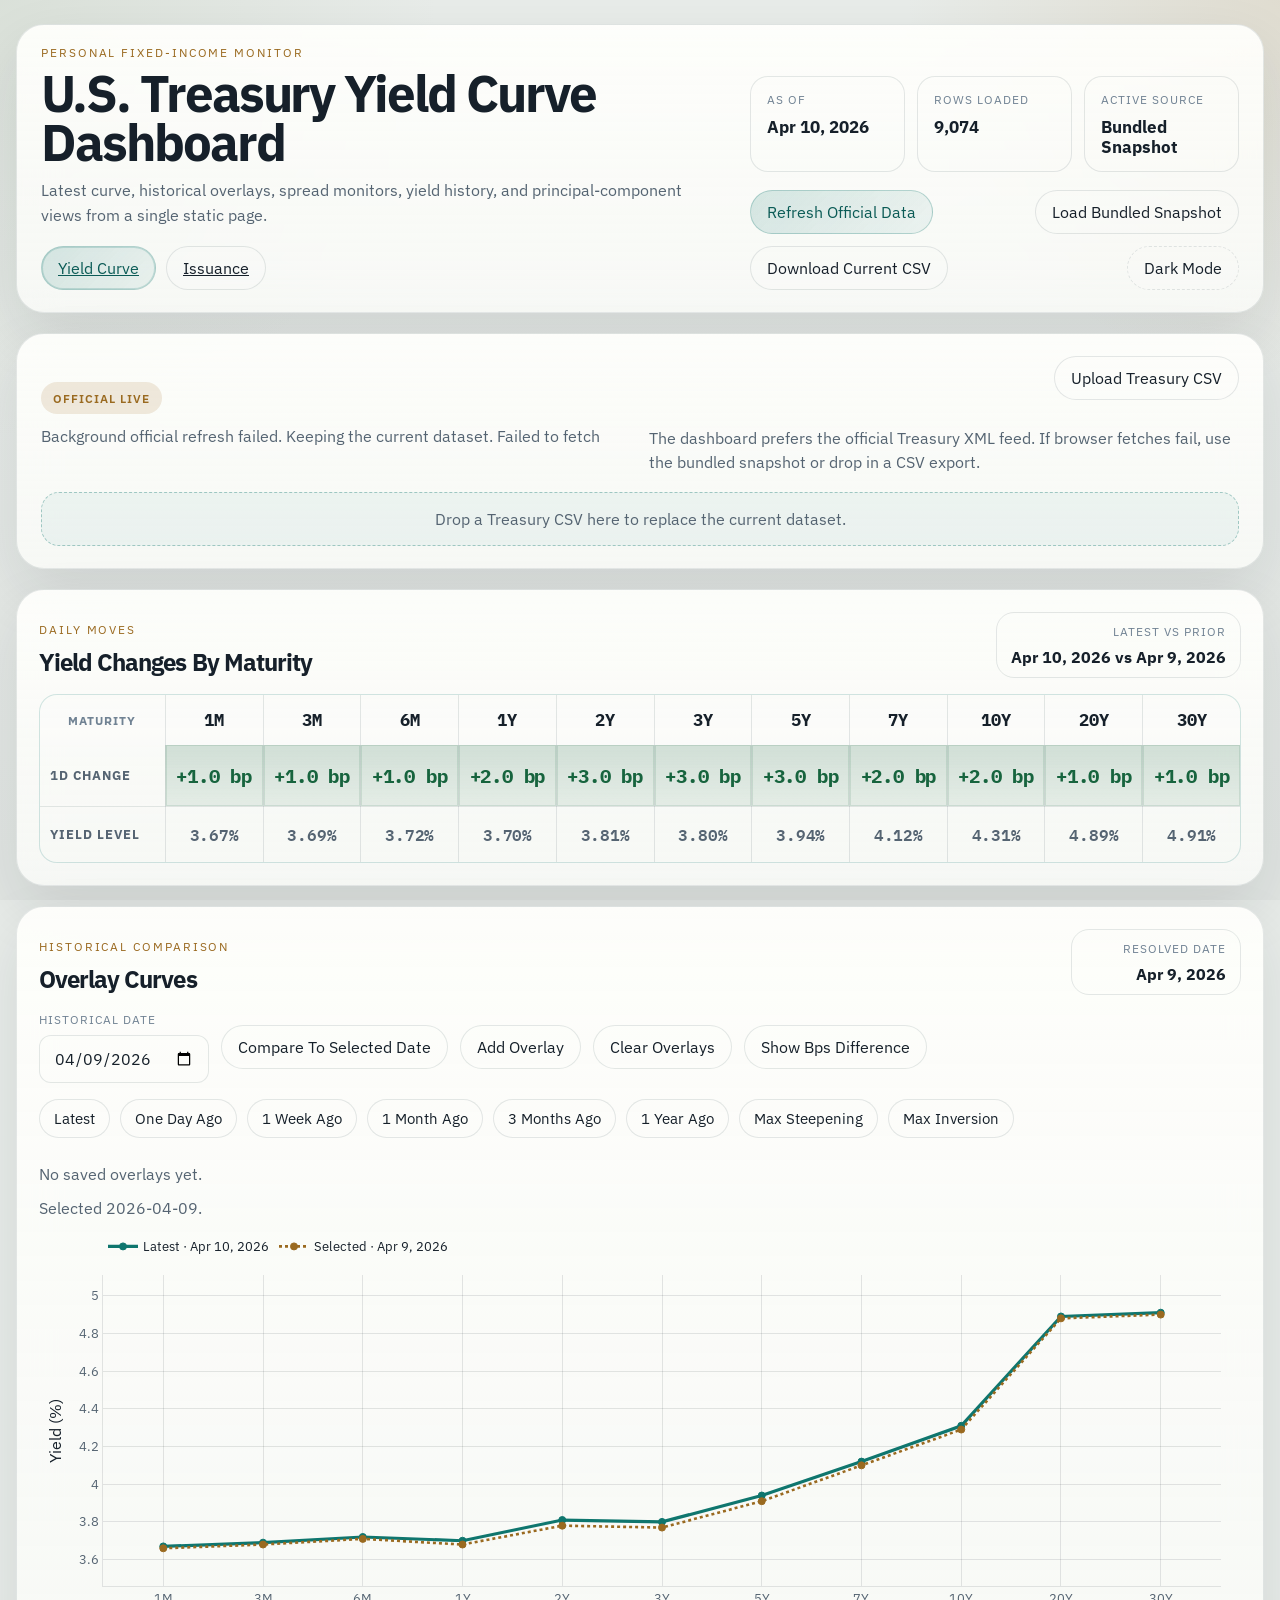
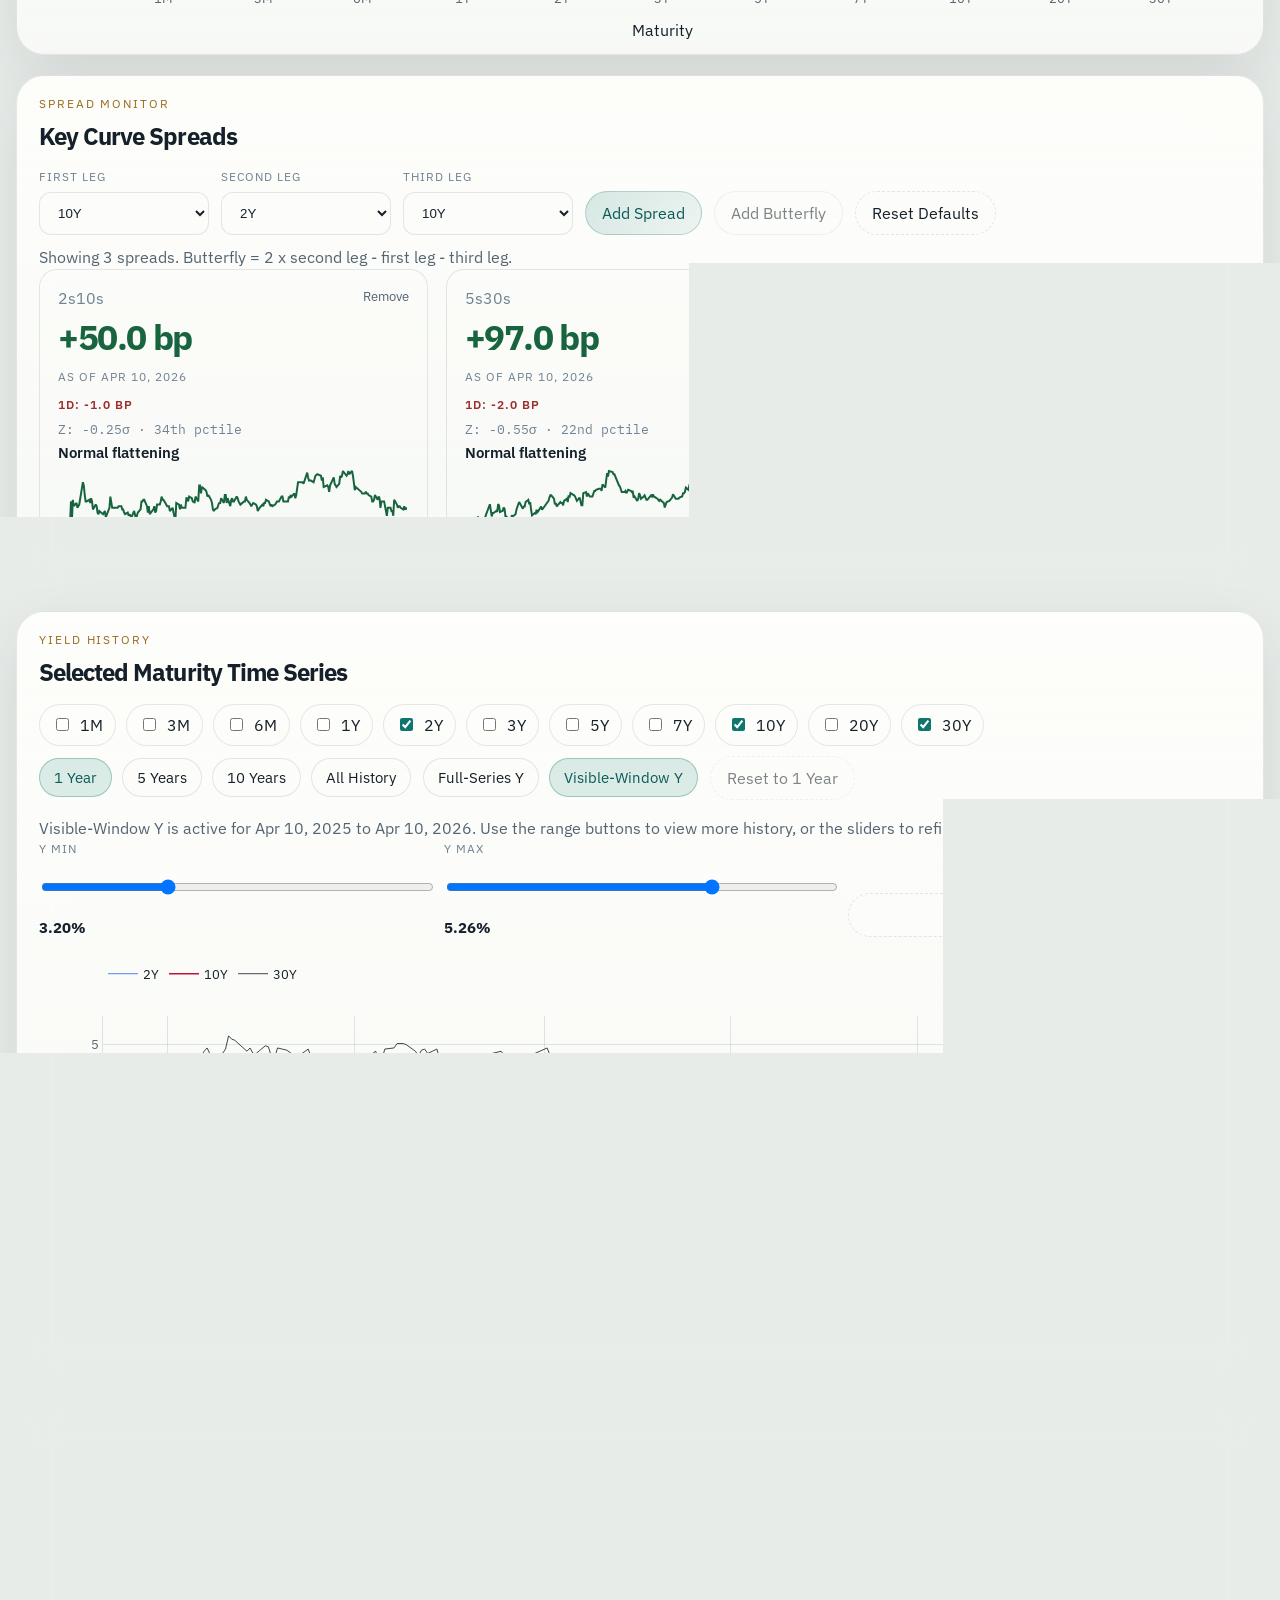
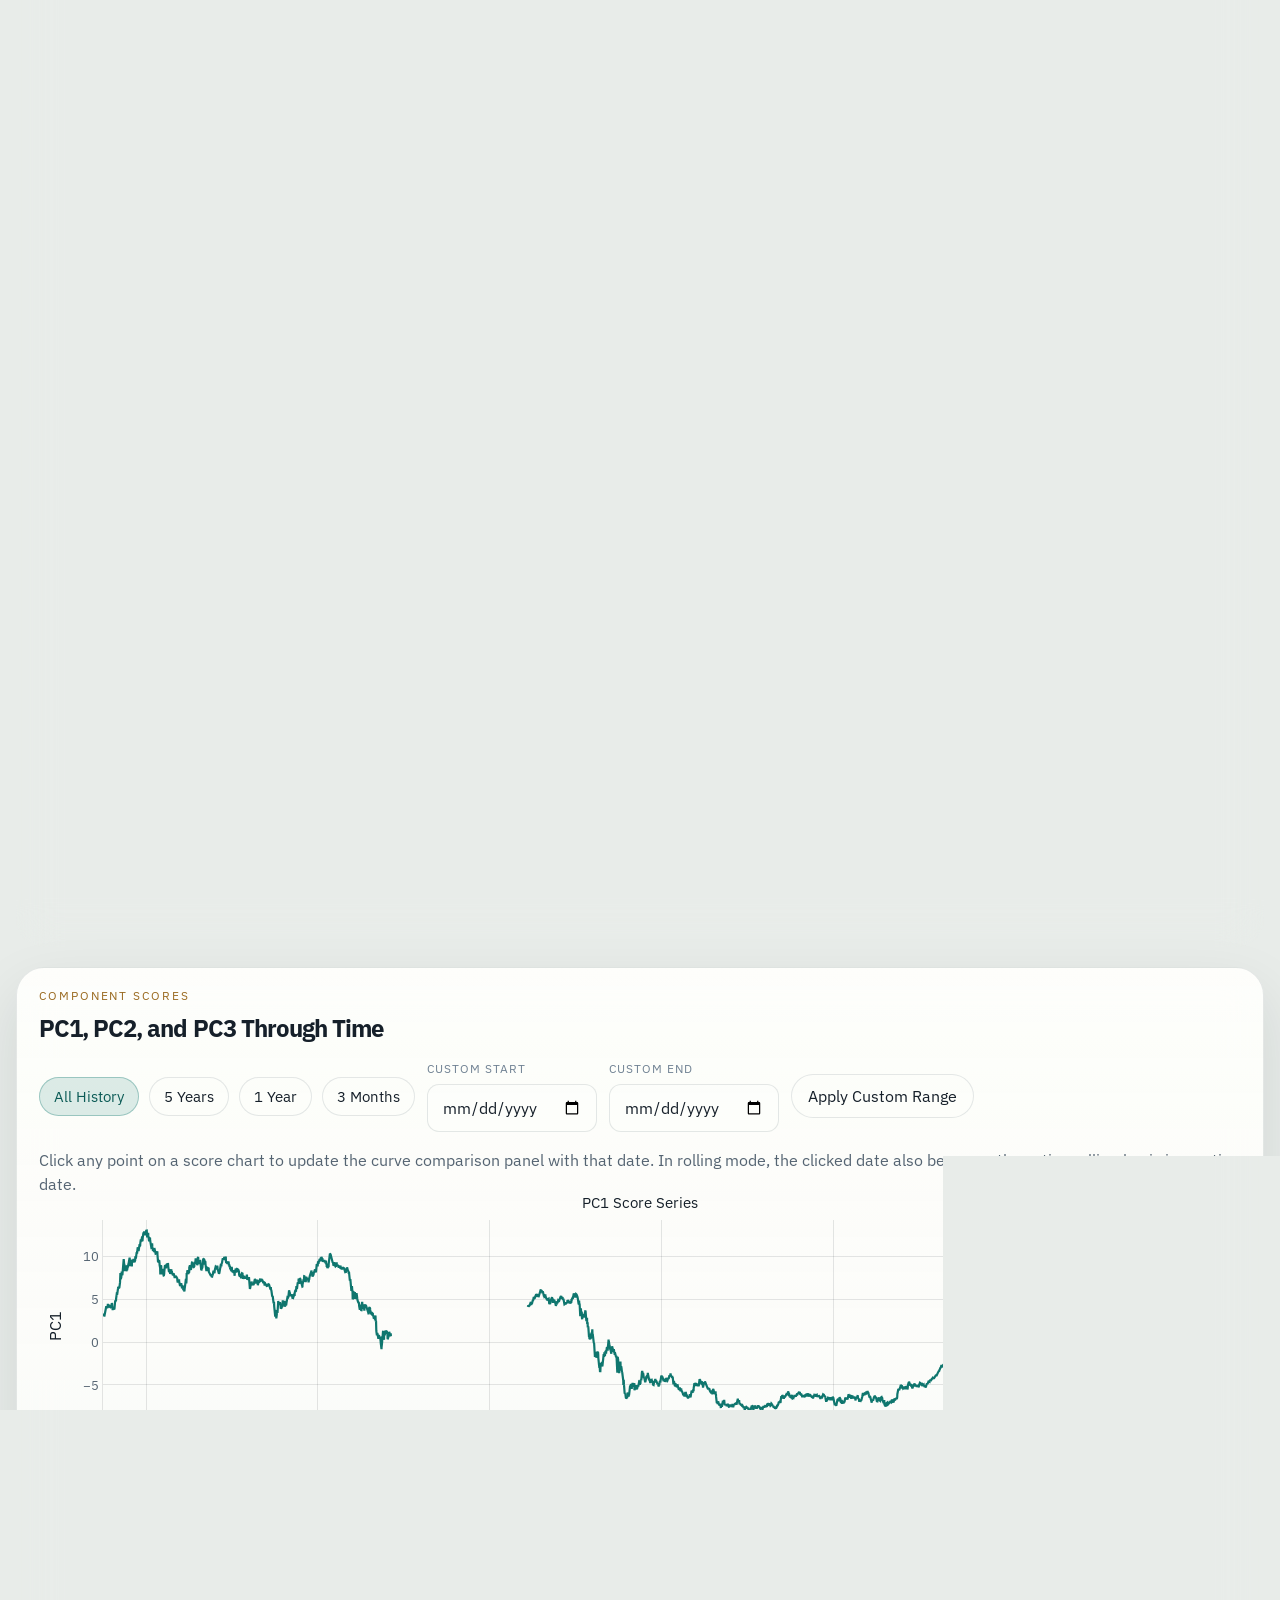
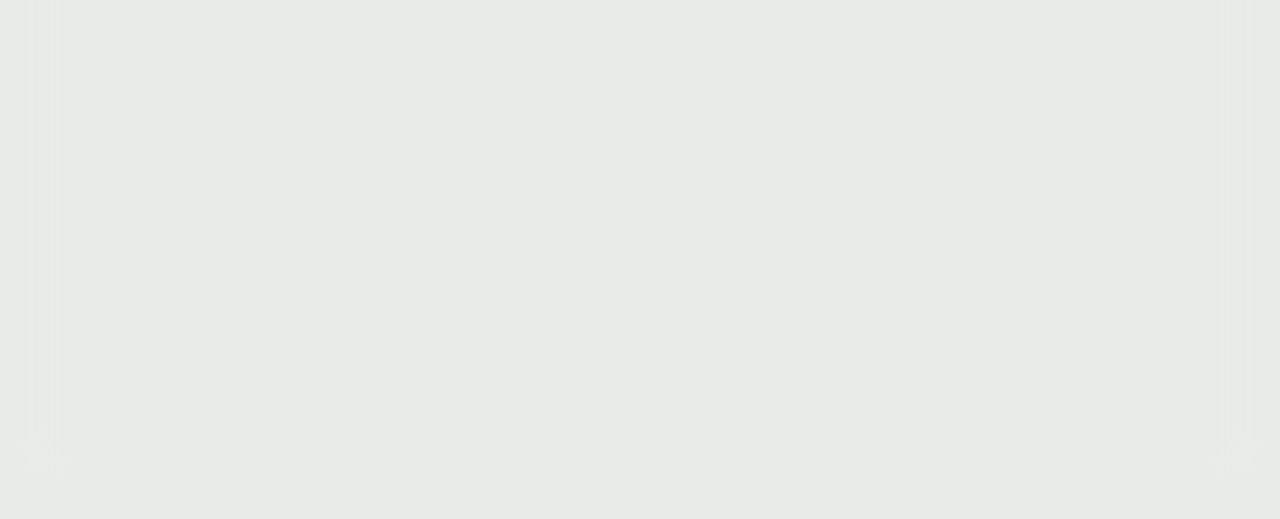
<file: index.html>
<!doctype html>
<html lang="en" data-theme="light">
  <head>
    <meta charset="utf-8" />
    <meta name="viewport" content="width=device-width, initial-scale=1" />
    <title>U.S. Treasury Yield Curve Dashboard</title>
    <meta
      name="description"
      content="Personal U.S. Treasury yield curve dashboard with curve comparisons, spread monitoring, and PCA."
    />
    <link rel="preconnect" href="https://fonts.googleapis.com" />
    <link rel="preconnect" href="https://fonts.gstatic.com" crossorigin />
    <link
      href="https://fonts.googleapis.com/css2?family=IBM+Plex+Mono:wght@400;500&family=IBM+Plex+Sans:wght@400;500;600;700&display=swap"
      rel="stylesheet"
    />
    <link rel="stylesheet" href="style.css?v=maturity-change-table-20260611-8" />
    <script src="https://cdn.plot.ly/plotly-2.35.2.min.js"></script>
    <script type="module" src="script.js?v=maturity-change-table-20260611-4"></script>
  </head>
  <body>
    <div class="app-shell">
      <header class="panel topbar">
        <div class="topbar__headline">
          <p class="eyebrow">Personal Fixed-Income Monitor</p>
          <h1>U.S. Treasury Yield Curve Dashboard</h1>
          <p class="topbar__description">
            Latest curve, historical overlays, spread monitors, yield history,
            and principal-component views from a single static page.
          </p>
          <nav class="page-nav" aria-label="Dashboard pages">
            <a class="button button--primary is-active" href="index.html" aria-current="page">
              Yield Curve
            </a>
            <a class="button" href="issuance.html">Issuance</a>
          </nav>
        </div>

        <div class="topbar__rail">
          <div class="stat-grid">
            <article class="stat-card">
              <span class="stat-card__label">As Of</span>
              <strong class="stat-card__value" id="asOfDate">--</strong>
            </article>
            <article class="stat-card">
              <span class="stat-card__label">Rows Loaded</span>
              <strong class="stat-card__value" id="rowsLoaded">--</strong>
            </article>
            <article class="stat-card">
              <span class="stat-card__label">Active Source</span>
              <strong class="stat-card__value" id="activeSource">Waiting</strong>
            </article>
          </div>

          <div class="action-row">
            <button class="button button--primary" id="refreshOfficialBtn" type="button">
              Refresh Official Data
            </button>
            <button class="button" id="loadSnapshotBtn" type="button">
              Load Bundled Snapshot
            </button>
            <button class="button" id="exportDatasetBtn" type="button">
              Download Current CSV
            </button>
            <button class="button button--ghost" id="themeToggleBtn" type="button">
              Dark Mode
            </button>
          </div>
        </div>
      </header>

      <section class="panel source-panel">
        <div class="source-panel__summary">
          <div class="source-status">
            <span class="status-badge" id="sourceBadge">Initializing</span>
            <p class="status-message" id="statusMessage">
              Waiting for the first dataset load.
            </p>
          </div>

          <div class="source-actions">
            <label class="file-trigger" for="csvFileInput">
              <span>Upload Treasury CSV</span>
            </label>
            <input
              id="csvFileInput"
              class="visually-hidden"
              type="file"
              accept=".csv,text/csv"
            />
            <p class="source-note" id="sourceNote">
              The dashboard prefers the official Treasury XML feed. If browser
              fetches fail, use the bundled snapshot or drop in a CSV export.
            </p>
          </div>
        </div>

        <div class="dropzone" id="dropzone" aria-label="CSV dropzone">
          Drop a Treasury CSV here to replace the current dataset.
        </div>
      </section>

      <main class="dashboard-grid">
        <section class="panel panel--wide maturity-change-panel">
          <div class="panel__header">
            <div>
              <p class="eyebrow">Daily Moves</p>
              <h2>Yield Changes By Maturity</h2>
            </div>
            <div class="panel__meta">
              <span class="panel__meta-label">Latest Vs Prior</span>
              <strong id="maturityChangeMeta">--</strong>
            </div>
          </div>

          <div class="maturity-change-table-wrap">
            <table class="maturity-change-table" id="maturityChangeTable"></table>
          </div>
        </section>

        <section class="panel panel--wide">
          <div class="panel__header">
            <div>
              <p class="eyebrow">Historical Comparison</p>
              <h2>Overlay Curves</h2>
            </div>
            <div class="panel__meta">
              <span class="panel__meta-label">Resolved Date</span>
              <strong id="comparisonActualDate">--</strong>
            </div>
          </div>

          <div class="control-strip">
            <label class="control-field">
              <span>Historical Date</span>
              <input id="historicalDateInput" type="date" />
            </label>
            <button class="button" id="setComparisonBtn" type="button">
              Compare To Selected Date
            </button>
            <button class="button" id="addOverlayBtn" type="button">
              Add Overlay
            </button>
            <button class="button" id="clearOverlaysBtn" type="button">
              Clear Overlays
            </button>
            <button class="button" id="toggleDifferenceBtn" type="button">
              Toggle Bps Difference
            </button>
          </div>

          <div class="preset-grid" id="presetButtons">
            <button class="chip-button" data-preset="latest" type="button">Latest</button>
            <button class="chip-button" data-preset="1d" type="button">One Day Ago</button>
            <button class="chip-button" data-preset="1w" type="button">1 Week Ago</button>
            <button class="chip-button" data-preset="1m" type="button">1 Month Ago</button>
            <button class="chip-button" data-preset="3m" type="button">3 Months Ago</button>
            <button class="chip-button" data-preset="1y" type="button">1 Year Ago</button>
            <button class="chip-button" data-preset="maxSteepening" type="button">
              Max Steepening
            </button>
            <button class="chip-button" data-preset="maxInversion" type="button">
              Max Inversion
            </button>
          </div>

          <div class="overlay-pills" id="overlayPills"></div>
          <p class="panel__hint" id="comparisonRequestedDate">
            Select a date to compare against the latest curve. Weekend and
            holiday requests resolve to the nearest prior trading day.
          </p>
          <div class="chart chart--tall" id="comparisonCurveChart"></div>
          <div class="difference-chart" id="differenceChartWrap" hidden>
            <div class="chart chart--short" id="differenceChart"></div>
          </div>
        </section>

        <section class="panel panel--wide">
          <div class="panel__header">
            <div>
              <p class="eyebrow">Spread Monitor</p>
              <h2>Key Curve Spreads</h2>
            </div>
          </div>

          <div class="field-cluster spread-controls" aria-label="Spread selector">
            <label class="control-field">
              <span>First leg</span>
              <select id="spreadLeftSelect">
                <option value="1M">1M</option>
                <option value="3M">3M</option>
                <option value="6M">6M</option>
                <option value="1Y">1Y</option>
                <option value="2Y">2Y</option>
                <option value="3Y">3Y</option>
                <option value="5Y">5Y</option>
                <option value="7Y">7Y</option>
                <option value="10Y" selected>10Y</option>
                <option value="20Y">20Y</option>
                <option value="30Y">30Y</option>
              </select>
            </label>
            <label class="control-field">
              <span>Second leg</span>
              <select id="spreadRightSelect">
                <option value="1M">1M</option>
                <option value="3M">3M</option>
                <option value="6M">6M</option>
                <option value="1Y">1Y</option>
                <option value="2Y" selected>2Y</option>
                <option value="3Y">3Y</option>
                <option value="5Y">5Y</option>
                <option value="7Y">7Y</option>
                <option value="10Y">10Y</option>
                <option value="20Y">20Y</option>
                <option value="30Y">30Y</option>
              </select>
            </label>
            <label class="control-field">
              <span>Third leg</span>
              <select id="spreadFlyBackSelect">
                <option value="1M">1M</option>
                <option value="3M">3M</option>
                <option value="6M">6M</option>
                <option value="1Y">1Y</option>
                <option value="2Y">2Y</option>
                <option value="3Y">3Y</option>
                <option value="5Y">5Y</option>
                <option value="7Y">7Y</option>
                <option value="10Y" selected>10Y</option>
                <option value="20Y">20Y</option>
                <option value="30Y">30Y</option>
              </select>
            </label>
            <button class="button button--primary" id="addSpreadBtn" type="button">Add Spread</button>
            <button class="button" id="addButterflyBtn" type="button">Add Butterfly</button>
            <button class="button button--ghost" id="resetSpreadsBtn" type="button">Reset Defaults</button>
          </div>
          <p class="panel__hint" id="spreadControlHint">
            Showing default spread set. Butterfly = 2 x second leg - first leg - third leg.
          </p>

          <div class="spread-monitor-layout">
            <div class="spread-grid" id="spreadGrid"></div>
            <aside
              class="spread-detail-drawer"
              id="spreadDetailDrawer"
              aria-label="Spread distribution detail"
              hidden
            ></aside>
          </div>
        </section>

        <section class="panel panel--wide">
          <div class="panel__header">
            <div>
              <p class="eyebrow">Yield History</p>
              <h2>Selected Maturity Time Series</h2>
            </div>
          </div>

          <div class="toggle-group" id="historyMaturityToggles"></div>
          <div class="control-strip control-strip--history">
            <div class="button-group" id="historyRangeButtons">
              <button class="chip-button is-active" data-history-range="1y" type="button">
                1 Year
              </button>
              <button class="chip-button" data-history-range="5y" type="button">5 Years</button>
              <button class="chip-button" data-history-range="10y" type="button">10 Years</button>
              <button class="chip-button" data-history-range="all" type="button">
                All History
              </button>
            </div>
            <div class="button-group" id="historyYAxisButtons">
              <button class="chip-button" data-history-y-axis="full" type="button">
                Full-Series Y
              </button>
              <button class="chip-button is-active" data-history-y-axis="visible" type="button">
                Visible-Window Y
              </button>
            </div>
            <button class="button button--ghost" id="historyResetViewBtn" type="button">
              Reset to 1 Year
            </button>
          </div>
          <p class="panel__hint" id="historyAxisHint">
            Showing the latest year by default. Visible-Window Y scales to the selected time window.
          </p>
          <div class="history-axis-window" id="historyAxisWindow" hidden>
            <label class="control-field control-field--slider">
              <span>Y Min</span>
              <input id="historyYMinSlider" type="range" />
              <strong id="historyYMinValue">--</strong>
            </label>
            <label class="control-field control-field--slider">
              <span>Y Max</span>
              <input id="historyYMaxSlider" type="range" />
              <strong id="historyYMaxValue">--</strong>
            </label>
            <button class="button button--ghost" id="historyAutoYBtn" type="button">
              Auto Fit Visible Y
            </button>
          </div>
          <div class="chart chart--tall" id="historyYieldChart"></div>
        </section>

        <section class="panel panel--wide">
          <div class="panel__header">
            <div>
              <p class="eyebrow">Principal Components</p>
              <h2>PCA Loadings And Regime Comparison</h2>
            </div>
          </div>

          <div class="control-strip">
            <label class="control-field">
              <span>PCA Mode</span>
              <select id="pcaModeSelect">
                <option value="fullSample">Full Sample</option>
                <option value="rollingWindow">Rolling Window</option>
                <option value="customRange">Custom Date Range</option>
                <option value="presetRegimes">Preset Regimes</option>
              </select>
            </label>

            <label class="control-field">
              <span>Data Transformation</span>
              <select id="pcaTransformationSelect">
                <option value="levels">Levels</option>
                <option value="differences">Daily Differences</option>
              </select>
            </label>

            <div class="field-cluster" id="pcaRollingControls" hidden>
              <label class="control-field">
                <span>Window Length (Years)</span>
                <input id="pcaRollingYears" type="number" min="1" max="20" step="1" value="5" />
              </label>
              <label class="control-field">
                <span>Inspect Basis Date</span>
                <input id="pcaRollingBasisDate" type="date" />
              </label>
            </div>

            <div class="field-cluster" id="pcaCustomControls" hidden>
              <label class="control-field">
                <span>Fit Start</span>
                <input id="pcaFitStartDate" type="date" />
              </label>
              <label class="control-field">
                <span>Fit End</span>
                <input id="pcaFitEndDate" type="date" />
              </label>
            </div>

            <div class="field-cluster" id="pcaPresetControls" hidden>
              <label class="control-field">
                <span>Regime Preset</span>
                <select id="pcaPresetRegime"></select>
              </label>
            </div>

            <button class="button" id="pcaApplyModeBtn" type="button">
              Apply PCA Mode
            </button>
          </div>
          <p class="panel__hint" id="pcaPresetSummary" hidden></p>

          <p class="panel__hint" id="pcaExplanatoryNote">
            Full-sample PCA gives a stable long-run basis. Rolling and regime
            PCA show how the factor structure changes across monetary regimes
            and make non-stationarity visible.
          </p>
          <p class="panel__hint" id="pcaModeSummary">
            Full-sample PCA is active.
          </p>
          <p class="panel__hint" id="pcaControlMessage" hidden></p>
          <div class="summary-grid" id="pcaSummaryGrid">
            <article class="summary-card">
              <span class="summary-card__label">Basis</span>
              <strong class="summary-card__value" id="pcaSummaryBasis">--</strong>
            </article>
            <article class="summary-card">
              <span class="summary-card__label">Fit Windows</span>
              <strong class="summary-card__value" id="pcaSummaryFitRange">--</strong>
            </article>
            <article class="summary-card">
              <span class="summary-card__label">Rows Used</span>
              <strong class="summary-card__value" id="pcaSummaryRows">--</strong>
            </article>
            <article class="summary-card">
              <span class="summary-card__label">Transformation</span>
              <strong class="summary-card__value" id="pcaSummaryTransform">--</strong>
            </article>
            <article class="summary-card summary-card--wide">
              <span class="summary-card__label">Explained Variance</span>
              <strong class="summary-card__value" id="pcaSummaryVariance">--</strong>
            </article>
          </div>
          <div class="chart chart--medium" id="pcaLoadingsChart"></div>
          <div class="chart chart--short" id="pcaVarianceChart"></div>

          <div id="pcaRollingHeatmapWrap" hidden>
            <p class="panel__hint">
              Rolling-mode heatmap shows how PC loadings evolve through time for
              the trailing-window basis.
            </p>
            <div class="chart chart--heatmap" id="pcaRollingHeatmapChart"></div>
          </div>

          <details class="debug-panel" id="pcaDebugPanel">
            <summary>Validation / Debug</summary>
            <ul class="validation-list" id="pcaValidationList"></ul>
          </details>
        </section>

        <section class="panel panel--wide">
          <div class="panel__header">
            <div>
              <p class="eyebrow">Component Scores</p>
              <h2>PC1, PC2, and PC3 Through Time</h2>
            </div>
          </div>

          <div class="control-strip">
            <div class="button-group" id="pcaRangeButtons">
              <button class="chip-button is-active" data-range="all" type="button">
                All History
              </button>
              <button class="chip-button" data-range="5y" type="button">5 Years</button>
              <button class="chip-button" data-range="1y" type="button">1 Year</button>
              <button class="chip-button" data-range="3m" type="button">3 Months</button>
            </div>

            <label class="control-field">
              <span>Custom Start</span>
              <input id="pcaStartDate" type="date" />
            </label>
            <label class="control-field">
              <span>Custom End</span>
              <input id="pcaEndDate" type="date" />
            </label>
            <button class="button" id="pcaApplyRangeBtn" type="button">
              Apply Custom Range
            </button>
          </div>

          <p class="panel__hint">
            Click any point on a score chart to update the curve comparison
            panel with that date. In rolling mode, the clicked date also
            becomes the active rolling-basis inspection date.
          </p>

          <div class="stacked-charts">
            <div class="chart chart--medium" id="pc1Chart"></div>
            <div class="chart chart--medium" id="pc2Chart"></div>
            <div class="chart chart--medium" id="pc3Chart"></div>
          </div>
        </section>
      </main>
    </div>
  </body>
</html>
</file>
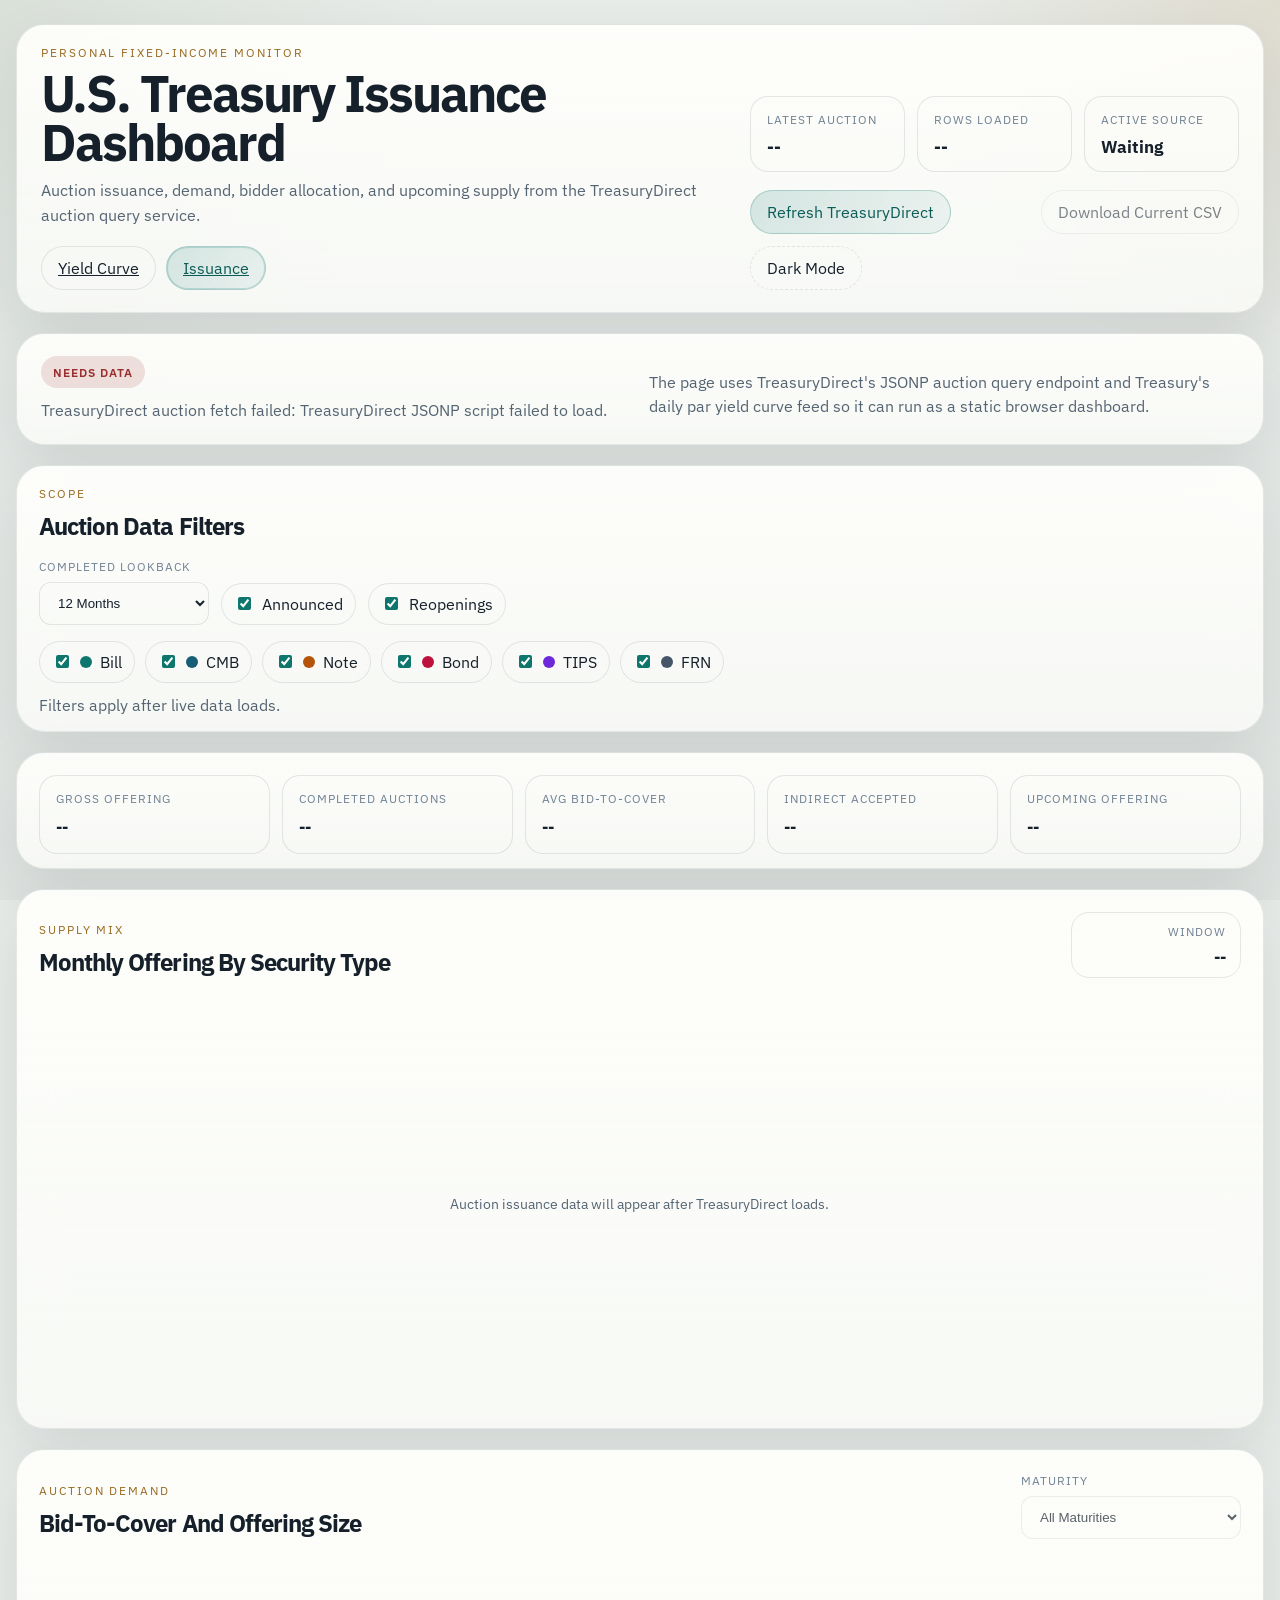
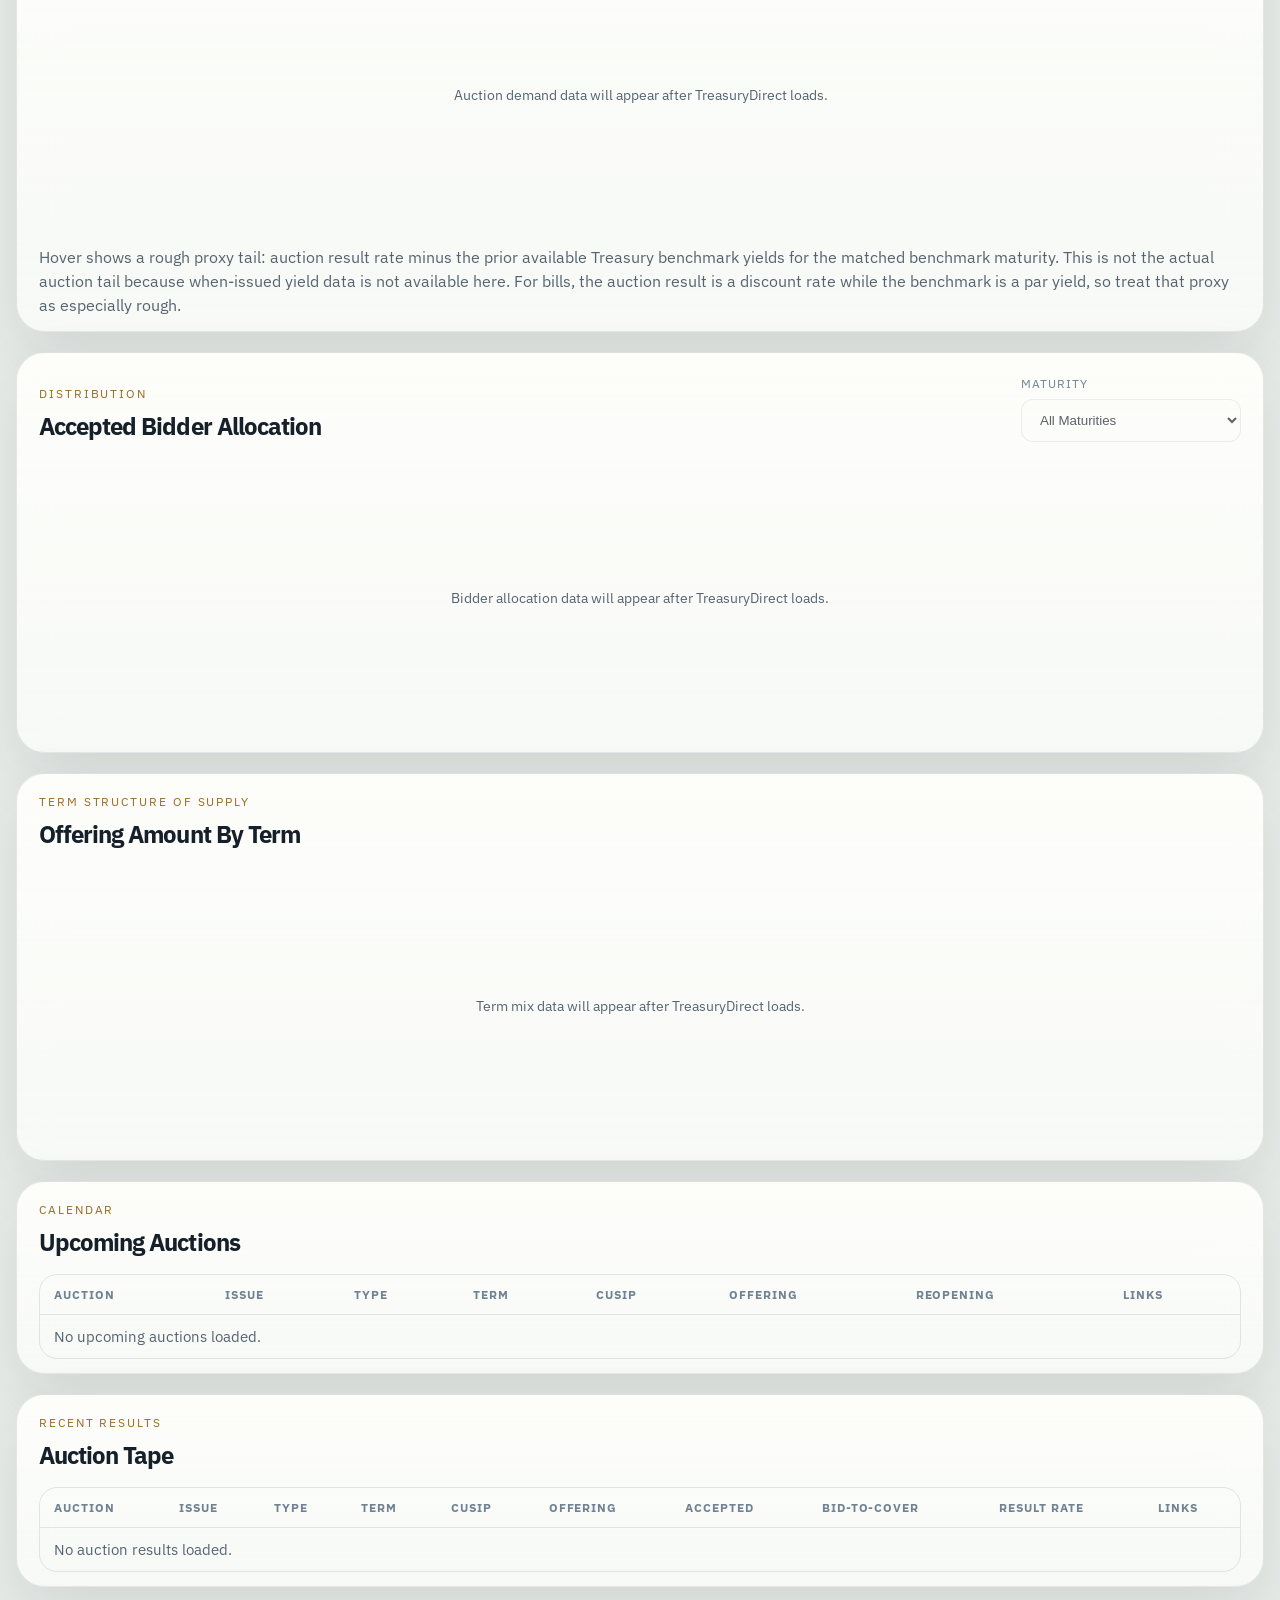
<file: issuance.html>
<!doctype html>
<html lang="en" data-theme="light">
  <head>
    <meta charset="utf-8" />
    <meta name="viewport" content="width=device-width, initial-scale=1" />
    <title>U.S. Treasury Issuance Dashboard</title>
    <meta
      name="description"
      content="TreasuryDirect auction issuance dashboard with offering trends, auction demand, bidder allocation, and upcoming Treasury auctions."
    />
    <link rel="preconnect" href="https://fonts.googleapis.com" />
    <link rel="preconnect" href="https://fonts.gstatic.com" crossorigin />
    <link
      href="https://fonts.googleapis.com/css2?family=IBM+Plex+Mono:wght@400;500&family=IBM+Plex+Sans:wght@400;500;600;700&display=swap"
      rel="stylesheet"
    />
    <link rel="stylesheet" href="style.css" />
    <script src="https://cdn.plot.ly/plotly-2.35.2.min.js"></script>
    <script type="module" src="js/issuance.js?v=20260604-allocation-polish"></script>
  </head>
  <body>
    <div class="app-shell">
      <header class="panel topbar">
        <div class="topbar__headline">
          <p class="eyebrow">Personal Fixed-Income Monitor</p>
          <h1>U.S. Treasury Issuance Dashboard</h1>
          <p class="topbar__description">
            Auction issuance, demand, bidder allocation, and upcoming supply
            from the TreasuryDirect auction query service.
          </p>
          <nav class="page-nav" aria-label="Dashboard pages">
            <a class="button" href="index.html">Yield Curve</a>
            <a class="button button--primary is-active" href="issuance.html" aria-current="page">
              Issuance
            </a>
          </nav>
        </div>

        <div class="topbar__rail">
          <div class="stat-grid">
            <article class="stat-card">
              <span class="stat-card__label">Latest Auction</span>
              <strong class="stat-card__value" id="latestAuctionDate">--</strong>
            </article>
            <article class="stat-card">
              <span class="stat-card__label">Rows Loaded</span>
              <strong class="stat-card__value" id="auctionRowsLoaded">--</strong>
            </article>
            <article class="stat-card">
              <span class="stat-card__label">Active Source</span>
              <strong class="stat-card__value" id="auctionActiveSource">Waiting</strong>
            </article>
          </div>

          <div class="action-row">
            <button class="button button--primary" id="refreshAuctionsBtn" type="button">
              Refresh TreasuryDirect
            </button>
            <button class="button" id="exportAuctionsBtn" type="button">
              Download Current CSV
            </button>
            <button class="button button--ghost" id="auctionThemeToggleBtn" type="button">
              Dark Mode
            </button>
          </div>
        </div>
      </header>

      <section class="panel source-panel">
        <div class="source-panel__summary">
          <div class="source-status">
            <span class="status-badge" id="auctionSourceBadge">Initializing</span>
            <p class="status-message" id="auctionStatusMessage">
              Waiting for TreasuryDirect auction data.
            </p>
          </div>

          <div class="source-actions">
            <p class="source-note" id="auctionSourceNote">
              The page uses TreasuryDirect's JSONP auction query endpoint and
              Treasury's daily par yield curve feed so it can run as a static
              browser dashboard.
            </p>
          </div>
        </div>
      </section>

      <main class="dashboard-grid">
        <section class="panel panel--wide">
          <div class="panel__header">
            <div>
              <p class="eyebrow">Scope</p>
              <h2>Auction Data Filters</h2>
            </div>
          </div>

          <div class="control-strip issuance-controls">
            <label class="control-field">
              <span>Completed Lookback</span>
              <select id="issuanceLookbackSelect">
                <option value="3">3 Months</option>
                <option value="6">6 Months</option>
                <option value="12" selected>12 Months</option>
                <option value="24">2 Years</option>
                <option value="60">5 Years</option>
              </select>
            </label>

            <div class="field-cluster">
              <label class="toggle-chip">
                <input id="includeUpcomingToggle" type="checkbox" checked />
                <span>Announced</span>
              </label>
              <label class="toggle-chip">
                <input id="includeReopeningsToggle" type="checkbox" checked />
                <span>Reopenings</span>
              </label>
            </div>
          </div>

          <div class="toggle-group" id="issuanceTypeToggles"></div>
          <p class="panel__hint" id="issuanceFilterSummary">
            Filters apply after live data loads.
          </p>
        </section>

        <section class="panel panel--wide">
          <div class="summary-grid issuance-summary-grid">
            <article class="summary-card">
              <span class="summary-card__label">Gross Offering</span>
              <strong class="summary-card__value" id="periodOfferingAmount">--</strong>
            </article>
            <article class="summary-card">
              <span class="summary-card__label">Completed Auctions</span>
              <strong class="summary-card__value" id="periodAuctionCount">--</strong>
            </article>
            <article class="summary-card">
              <span class="summary-card__label">Avg Bid-To-Cover</span>
              <strong class="summary-card__value" id="averageBidToCover">--</strong>
            </article>
            <article class="summary-card">
              <span class="summary-card__label">Indirect Accepted</span>
              <strong class="summary-card__value" id="indirectShare">--</strong>
            </article>
            <article class="summary-card">
              <span class="summary-card__label">Upcoming Offering</span>
              <strong class="summary-card__value" id="upcomingOfferingAmount">--</strong>
            </article>
          </div>
        </section>

        <section class="panel panel--wide">
          <div class="panel__header">
            <div>
              <p class="eyebrow">Supply Mix</p>
              <h2>Monthly Offering By Security Type</h2>
            </div>
            <div class="panel__meta">
              <span class="panel__meta-label">Window</span>
              <strong id="issuanceWindowLabel">--</strong>
            </div>
          </div>
          <div class="chart chart--tall" id="monthlyIssuanceChart"></div>
        </section>

        <section class="panel panel--wide">
          <div class="panel__header">
            <div>
              <p class="eyebrow">Auction Demand</p>
              <h2>Bid-To-Cover And Offering Size</h2>
            </div>
            <label class="control-field control-field--compact">
              <span>Maturity</span>
              <select id="auctionDemandMaturitySelect">
                <option value="all">All Maturities</option>
              </select>
            </label>
          </div>
          <div class="chart chart--medium" id="bidToCoverChart"></div>
          <p class="panel__hint" id="auctionDemandProxyNote">
            Proxy tail appears after benchmark yields load. It is not the actual
            auction tail because when-issued yield data is not available here.
          </p>
        </section>

        <section class="panel panel--wide">
          <div class="panel__header">
            <div>
              <p class="eyebrow">Distribution</p>
              <h2>Accepted Bidder Allocation</h2>
            </div>
            <label class="control-field control-field--compact">
              <span>Maturity</span>
              <select id="bidderAllocationMaturitySelect">
                <option value="all">All Maturities</option>
              </select>
            </label>
          </div>
          <div class="chart chart--medium" id="bidderAllocationChart"></div>
        </section>

        <section class="panel panel--wide">
          <div class="panel__header">
            <div>
              <p class="eyebrow">Term Structure Of Supply</p>
              <h2>Offering Amount By Term</h2>
            </div>
          </div>
          <div class="chart chart--medium" id="termMixChart"></div>
        </section>

        <section class="panel panel--wide">
          <div class="panel__header">
            <div>
              <p class="eyebrow">Calendar</p>
              <h2>Upcoming Auctions</h2>
            </div>
          </div>
          <div class="issuance-table-wrap">
            <table class="issuance-table">
              <thead>
                <tr>
                  <th>Auction</th>
                  <th>Issue</th>
                  <th>Type</th>
                  <th>Term</th>
                  <th>CUSIP</th>
                  <th>Offering</th>
                  <th>Reopening</th>
                  <th>Links</th>
                </tr>
              </thead>
              <tbody id="upcomingAuctionsTable"></tbody>
            </table>
          </div>
        </section>

        <section class="panel panel--wide">
          <div class="panel__header">
            <div>
              <p class="eyebrow">Recent Results</p>
              <h2>Auction Tape</h2>
            </div>
          </div>
          <div class="issuance-table-wrap">
            <table class="issuance-table">
              <thead>
                <tr>
                  <th>Auction</th>
                  <th>Issue</th>
                  <th>Type</th>
                  <th>Term</th>
                  <th>CUSIP</th>
                  <th>Offering</th>
                  <th>Accepted</th>
                  <th>Bid-To-Cover</th>
                  <th>Result Rate</th>
                  <th>Links</th>
                </tr>
              </thead>
              <tbody id="recentAuctionsTable"></tbody>
            </table>
          </div>
        </section>
      </main>
    </div>
  </body>
</html>
</file>
<file: style.css>
:root {
  color-scheme: light;
  --bg: #e8ece9;
  --bg-accent: rgba(169, 184, 160, 0.22);
  --bg-warm: rgba(173, 125, 58, 0.14);
  --panel: rgba(251, 252, 249, 0.8);
  --panel-strong: rgba(255, 255, 252, 0.92);
  --panel-border: rgba(26, 47, 61, 0.11);
  --text: #16202a;
  --text-muted: #556472;
  --text-soft: #708293;
  --accent: #0f766e;
  --accent-strong: #0b5b56;
  --accent-warm: #9a6a20;
  --danger: #9a2f2f;
  --success: #17643e;
  --shadow: 0 24px 60px rgba(23, 32, 43, 0.1);
  --radius-lg: 28px;
  --radius-md: 18px;
  --radius-sm: 12px;
  --font-sans: "IBM Plex Sans", "Segoe UI", sans-serif;
  --font-mono: "IBM Plex Mono", "SFMono-Regular", monospace;
}

[data-theme="dark"] {
  color-scheme: dark;
  --bg: #091018;
  --bg-accent: rgba(15, 118, 110, 0.18);
  --bg-warm: rgba(170, 114, 28, 0.15);
  --panel: rgba(17, 28, 38, 0.8);
  --panel-strong: rgba(20, 33, 44, 0.92);
  --panel-border: rgba(125, 146, 169, 0.16);
  --text: #edf4f7;
  --text-muted: #a9bac7;
  --text-soft: #7f93a5;
  --accent: #2bb9b0;
  --accent-strong: #35d1c7;
  --accent-warm: #d7a74a;
  --danger: #f0837d;
  --success: #5fd095;
  --shadow: 0 22px 60px rgba(0, 0, 0, 0.28);
}

*,
*::before,
*::after {
  box-sizing: border-box;
}

html,
body {
  min-height: 100%;
}

body {
  margin: 0;
  font-family: var(--font-sans);
  color: var(--text);
  background:
    radial-gradient(circle at top left, var(--bg-accent), transparent 28%),
    radial-gradient(circle at top right, var(--bg-warm), transparent 24%),
    linear-gradient(180deg, rgba(255, 255, 255, 0.02), rgba(0, 0, 0, 0.03)),
    var(--bg);
  background-attachment: fixed;
}

button,
input {
  font: inherit;
}

.visually-hidden {
  position: absolute;
  width: 1px;
  height: 1px;
  padding: 0;
  margin: -1px;
  overflow: hidden;
  clip: rect(0, 0, 0, 0);
  white-space: nowrap;
  border: 0;
}

.app-shell {
  width: min(1600px, calc(100vw - 32px));
  margin: 24px auto 40px;
}

.dashboard-grid {
  display: grid;
  grid-template-columns: repeat(12, minmax(0, 1fr));
  gap: 20px;
}

.panel {
  background: linear-gradient(180deg, var(--panel-strong), var(--panel));
  border: 1px solid var(--panel-border);
  border-radius: var(--radius-lg);
  box-shadow: var(--shadow);
  backdrop-filter: blur(20px);
}

.panel--wide {
  grid-column: span 12;
  padding: 22px 22px 14px;
}

.topbar,
.source-panel {
  padding: 22px 24px;
  margin-bottom: 20px;
}

.topbar {
  display: grid;
  grid-template-columns: minmax(0, 1.4fr) minmax(0, 1fr);
  gap: 24px;
  align-items: end;
}

.topbar__headline h1,
.panel__header h2 {
  margin: 0;
  letter-spacing: -0.04em;
}

.topbar__headline h1 {
  font-size: clamp(2rem, 4vw, 3.45rem);
  line-height: 0.95;
}

.topbar__description,
.panel__hint,
.status-message,
.source-note {
  color: var(--text-muted);
}

.topbar__description {
  max-width: 52rem;
  margin: 12px 0 0;
  font-size: 1rem;
  line-height: 1.55;
}

.page-nav {
  display: flex;
  flex-wrap: wrap;
  gap: 10px;
  margin-top: 18px;
}

.topbar__rail {
  display: grid;
  gap: 18px;
}

.eyebrow {
  margin: 0 0 10px;
  font-size: 0.75rem;
  line-height: 1;
  letter-spacing: 0.16em;
  text-transform: uppercase;
  color: var(--accent-warm);
}

.stat-grid {
  display: grid;
  grid-template-columns: repeat(3, minmax(0, 1fr));
  gap: 12px;
}

.stat-card {
  padding: 14px 16px;
  border-radius: var(--radius-md);
  border: 1px solid var(--panel-border);
  background: rgba(255, 255, 255, 0.04);
}

.stat-card__label,
.panel__meta-label,
.control-field span,
.spread-card__label,
.spread-card__subvalue,
.spread-card__change,
.spread-card__zscore,
.spread-card__interpretation {
  display: block;
  color: var(--text-soft);
}

.stat-card__label,
.panel__meta-label,
.spread-card__subvalue,
.spread-card__change {
  font-size: 0.78rem;
  letter-spacing: 0.08em;
  text-transform: uppercase;
}

.stat-card__value {
  display: inline-block;
  margin-top: 10px;
  font-size: 1.05rem;
  line-height: 1.2;
}

.action-row,
.control-strip,
.source-panel__summary {
  display: flex;
  gap: 12px;
  flex-wrap: wrap;
  align-items: center;
  justify-content: space-between;
}

.source-panel__summary {
  gap: 18px;
}

.control-strip--history {
  margin: 10px 0 8px;
}

.history-axis-window {
  display: grid;
  grid-template-columns: repeat(auto-fit, minmax(220px, 1fr));
  gap: 12px;
  align-items: end;
  margin-bottom: 10px;
}

.control-field--slider {
  display: grid;
  gap: 8px;
}

.control-field--slider strong {
  font-size: 0.92rem;
  color: var(--text);
}

.control-field--slider input[type="range"] {
  width: 100%;
}

.source-status {
  min-width: 280px;
  flex: 1;
}

.source-actions {
  display: flex;
  gap: 16px;
  align-items: center;
  flex-wrap: wrap;
  justify-content: flex-end;
  flex: 1;
}

.status-badge {
  display: inline-flex;
  align-items: center;
  gap: 8px;
  border-radius: 999px;
  padding: 8px 12px;
  background: rgba(15, 118, 110, 0.12);
  color: var(--accent-strong);
  font-size: 0.78rem;
  font-weight: 600;
  letter-spacing: 0.08em;
  text-transform: uppercase;
}

.status-badge.is-warning {
  background: rgba(154, 106, 32, 0.14);
  color: var(--accent-warm);
}

.status-badge.is-error {
  background: rgba(154, 47, 47, 0.14);
  color: var(--danger);
}

.status-message,
.source-note,
.panel__hint {
  margin: 10px 0 0;
  line-height: 1.5;
}

.dropzone {
  margin-top: 18px;
  padding: 16px 18px;
  border: 1px dashed rgba(15, 118, 110, 0.35);
  border-radius: var(--radius-md);
  background: rgba(15, 118, 110, 0.05);
  color: var(--text-muted);
  text-align: center;
  transition:
    transform 180ms ease,
    background 180ms ease,
    border-color 180ms ease;
}

.dropzone.is-active {
  transform: translateY(-2px);
  background: rgba(15, 118, 110, 0.1);
  border-color: var(--accent);
}

.button,
.file-trigger,
.chip-button {
  display: inline-flex;
  align-items: center;
  justify-content: center;
  border-radius: 999px;
  border: 1px solid var(--panel-border);
  padding: 11px 16px;
  background: rgba(255, 255, 255, 0.06);
  color: var(--text);
  cursor: pointer;
  transition:
    transform 160ms ease,
    border-color 160ms ease,
    background 160ms ease,
    color 160ms ease;
}

.button:hover,
.file-trigger:hover,
.chip-button:hover,
.button:focus-visible,
.file-trigger:focus-visible,
.chip-button:focus-visible {
  transform: translateY(-1px);
  border-color: rgba(15, 118, 110, 0.34);
  outline: none;
}

.button--primary {
  border-color: rgba(15, 118, 110, 0.25);
  background: linear-gradient(135deg, rgba(15, 118, 110, 0.16), rgba(15, 118, 110, 0.06));
  color: var(--accent-strong);
}

.button.is-active {
  box-shadow: inset 0 0 0 1px rgba(15, 118, 110, 0.18);
}

.button--ghost {
  border-style: dashed;
}

.button:disabled {
  opacity: 0.55;
  cursor: not-allowed;
  transform: none;
}

.chip-button {
  padding: 9px 14px;
  font-size: 0.94rem;
}

.chip-button.is-active {
  background: rgba(15, 118, 110, 0.14);
  border-color: rgba(15, 118, 110, 0.32);
  color: var(--accent-strong);
}

.panel__header {
  display: flex;
  gap: 16px;
  justify-content: space-between;
  align-items: end;
  margin-bottom: 16px;
}

.panel__meta {
  padding: 10px 14px;
  border-radius: var(--radius-md);
  border: 1px solid var(--panel-border);
  min-width: 170px;
  text-align: right;
}

.panel__meta strong {
  display: block;
  margin-top: 8px;
  font-size: 1rem;
}

.control-strip {
  justify-content: flex-start;
  margin-bottom: 16px;
}

.control-field {
  display: grid;
  gap: 8px;
  min-width: 170px;
}

.control-field--compact {
  min-width: 220px;
}

.control-field span {
  font-size: 0.78rem;
  letter-spacing: 0.08em;
  text-transform: uppercase;
}

.control-field input,
.control-field select {
  width: 100%;
  padding: 12px 14px;
  border-radius: var(--radius-sm);
  border: 1px solid var(--panel-border);
  background: rgba(255, 255, 255, 0.04);
  color: var(--text);
}

.field-cluster {
  display: flex;
  gap: 12px;
  flex-wrap: wrap;
  align-items: end;
}

.issuance-controls {
  align-items: end;
}

.summary-grid {
  display: grid;
  grid-template-columns: repeat(5, minmax(0, 1fr));
  gap: 12px;
  margin: 14px 0 18px;
}

.summary-card {
  padding: 14px 16px;
  border-radius: var(--radius-md);
  border: 1px solid var(--panel-border);
  background: rgba(255, 255, 255, 0.04);
}

.summary-card--wide {
  grid-column: span 2;
}

.summary-card__label {
  display: block;
  color: var(--text-soft);
  font-size: 0.78rem;
  letter-spacing: 0.08em;
  text-transform: uppercase;
}

.summary-card__value {
  display: block;
  margin-top: 10px;
  font-size: 0.98rem;
  line-height: 1.45;
}

.issuance-summary-grid {
  margin: 0;
}

.debug-panel {
  margin-top: 18px;
  border: 1px solid var(--panel-border);
  border-radius: var(--radius-md);
  background: rgba(255, 255, 255, 0.03);
}

.debug-panel summary {
  cursor: pointer;
  padding: 14px 16px;
  color: var(--text-muted);
  font-weight: 600;
  list-style: none;
}

.debug-panel[open] summary {
  border-bottom: 1px solid var(--panel-border);
}

.debug-panel .validation-list {
  margin: 0;
  padding: 16px 18px 18px 34px;
}

.preset-grid,
.toggle-group,
.button-group,
.overlay-pills {
  display: flex;
  flex-wrap: wrap;
  gap: 10px;
}

.preset-grid {
  margin-bottom: 14px;
}

.overlay-pills {
  min-height: 34px;
  margin-bottom: 10px;
}

.overlay-pill {
  display: inline-flex;
  align-items: center;
  gap: 8px;
  padding: 8px 12px;
  border-radius: 999px;
  border: 1px solid var(--panel-border);
  background: rgba(255, 255, 255, 0.05);
  color: var(--text);
}

.overlay-pill button {
  border: 0;
  background: transparent;
  color: var(--text-soft);
  cursor: pointer;
  padding: 0;
}

.chart {
  width: 100%;
  min-height: 280px;
}

.chart--tall {
  min-height: 420px;
}

.chart--medium {
  min-height: 280px;
}

.chart--short {
  min-height: 240px;
}

.chart--spark {
  min-height: 94px;
  overflow: hidden;
}

.chart--heatmap {
  min-height: 640px;
}

.difference-chart {
  margin-top: 10px;
  border-top: 1px solid var(--panel-border);
  padding-top: 14px;
}

.maturity-change-panel {
  padding-bottom: 22px;
}

.maturity-change-table-wrap {
  width: 100%;
  overflow-x: auto;
  border: 1px solid rgba(15, 118, 110, 0.18);
  border-radius: var(--radius-md);
  background: rgba(255, 255, 255, 0.055);
}

.maturity-change-table {
  width: max-content;
  min-width: 100%;
  border-collapse: collapse;
  font-family: var(--font-mono);
  font-size: 1rem;
  table-layout: auto;
}

.maturity-change-table th,
.maturity-change-table td {
  padding: 14px 10px;
  border-right: 1px solid var(--panel-border);
  border-bottom: 1px solid var(--panel-border);
  text-align: center;
  white-space: nowrap;
}

.maturity-change-table th:last-child,
.maturity-change-table td:last-child {
  border-right: 0;
}

.maturity-change-table thead th {
  color: var(--text-soft);
  font-family: var(--font-sans);
  font-size: 0.78rem;
  letter-spacing: 0.08em;
  text-transform: uppercase;
  background: rgba(255, 255, 255, 0.04);
}

.maturity-change-table thead th:first-child,
.maturity-change-table tbody th {
  min-width: 124px;
}

.maturity-change-table thead th:not(:first-child),
.maturity-change-table td {
  min-width: 96px;
}

.maturity-change-table thead th:not(:first-child) {
  color: var(--text);
  font-family: var(--font-mono);
  font-size: 1.05rem;
  font-weight: 700;
  letter-spacing: 0;
}

.maturity-change-table tbody th {
  color: var(--text-muted);
  font-family: var(--font-sans);
  font-size: 0.82rem;
  font-weight: 700;
  letter-spacing: 0.08em;
  text-align: left;
  text-transform: uppercase;
  background: rgba(255, 255, 255, 0.025);
}

.maturity-change-table td {
  color: var(--text);
  font-weight: 600;
}

.maturity-change-table__change-row td {
  padding-top: 18px;
  padding-bottom: 18px;
  font-size: 1.2rem;
  font-weight: 700;
  letter-spacing: -0.01em;
}

.maturity-change-table__change-row td.is-positive {
  background: linear-gradient(180deg, rgba(23, 100, 62, 0.18), rgba(23, 100, 62, 0.09));
  color: var(--success);
  box-shadow: inset 0 0 0 1px rgba(23, 100, 62, 0.12);
}

.maturity-change-table__change-row td.is-negative {
  background: linear-gradient(180deg, rgba(154, 47, 47, 0.18), rgba(154, 47, 47, 0.09));
  color: var(--danger);
  box-shadow: inset 0 0 0 1px rgba(154, 47, 47, 0.12);
}

.maturity-change-table__change-row td.is-neutral,
.maturity-change-table__empty {
  color: var(--text-muted);
}

.maturity-change-table__level-row td {
  color: var(--text-muted);
  font-size: 0.98rem;
  letter-spacing: -0.01em;
}

.maturity-change-table tr:last-child th,
.maturity-change-table tr:last-child td {
  border-bottom: 0;
}

.maturity-change-table__empty {
  font-family: var(--font-sans);
  font-weight: 400;
  text-align: center;
}

.spread-grid {
  display: grid;
  grid-template-columns: repeat(3, minmax(0, 1fr));
  gap: 18px;
}

.spread-monitor-layout {
  display: grid;
  grid-template-columns: 1fr;
  gap: 22px;
  align-items: start;
}

.spread-monitor-layout.has-detail {
  grid-template-columns: 1fr;
}

.spread-controls {
  align-items: end;
  margin-bottom: 10px;
}

.spread-card {
  padding: 18px;
  border-radius: var(--radius-md);
  border: 1px solid var(--panel-border);
  background: rgba(255, 255, 255, 0.04);
  cursor: pointer;
  transition:
    transform 160ms ease,
    border-color 160ms ease,
    background 160ms ease,
    box-shadow 160ms ease;
}

.spread-card:hover,
.spread-card:focus-visible,
.spread-card.is-selected {
  transform: translateY(-2px);
  border-color: rgba(15, 118, 110, 0.38);
  outline: none;
  box-shadow: inset 0 0 0 1px rgba(15, 118, 110, 0.16);
}

.spread-card.is-selected {
  background: rgba(15, 118, 110, 0.07);
}

.spread-card__header {
  display: flex;
  align-items: flex-start;
  justify-content: space-between;
  gap: 12px;
  margin-bottom: 12px;
}

.spread-card__label {
  margin: 0;
}

.spread-card__value {
  display: block;
  margin-bottom: 4px;
  font-size: clamp(1.7rem, 3vw, 2.2rem);
  line-height: 1;
  letter-spacing: -0.04em;
}

.spread-card.is-positive .spread-card__value {
  color: var(--success);
}

.spread-card.is-negative .spread-card__value {
  color: var(--danger);
}

.spread-card__change {
  margin: 8px 0 0;
  font-weight: 600;
}

.spread-card__change.is-positive {
  color: var(--success);
}

.spread-card__change.is-negative {
  color: var(--danger);
}

.spread-card__zscore {
  margin: 8px 0 0;
  font-family: var(--font-mono);
  font-size: 0.82rem;
  line-height: 1.45;
}

.spread-card__interpretation {
  margin: 4px 0 0;
  color: var(--text);
  font-size: 0.92rem;
  font-weight: 600;
  line-height: 1.35;
}

.spread-card__remove {
  padding: 0;
  border: 0;
  background: transparent;
  color: var(--text-muted);
  font: inherit;
  font-size: 0.82rem;
  cursor: pointer;
}

.spread-card__remove:hover,
.spread-card__remove:focus-visible {
  color: var(--accent-strong);
  text-decoration: underline;
}

.spread-grid__empty {
  grid-column: 1 / -1;
}

.spread-detail-drawer {
  position: static;
  max-height: none;
  overflow: visible;
  padding: 20px;
  border-radius: var(--radius-md);
  border: 1px solid var(--panel-border);
  background: rgba(255, 255, 255, 0.05);
}

.spread-detail__header {
  display: flex;
  align-items: flex-start;
  justify-content: space-between;
  gap: 18px;
  margin-bottom: 18px;
}

.spread-detail__title-block {
  min-width: 0;
}

.spread-detail__header h3 {
  margin: 0;
  font-size: 1.35rem;
  line-height: 1.15;
}

.spread-detail__subtitle {
  margin: 6px 0 0;
  color: var(--text-soft);
  font-family: var(--font-mono);
  font-size: 0.9rem;
  line-height: 1.35;
}

.spread-detail__close {
  flex: 0 0 auto;
}

.spread-detail__stats {
  display: grid;
  gap: 8px;
  margin-bottom: 6px;
}

.spread-detail__stat-row {
  display: grid;
  grid-template-columns: minmax(170px, max-content) minmax(0, 1fr);
  gap: 10px;
  margin: 0;
  color: var(--text);
  font-size: 0.94rem;
  line-height: 1.45;
}

.spread-detail__stat-label {
  color: var(--text-muted);
}

.spread-detail__stat-value {
  color: var(--text);
  font-weight: 600;
}

.spread-detail__section-title {
  margin: 18px 0 10px;
  color: var(--text);
  font-size: 0.95rem;
  line-height: 1.2;
}

.spread-detail__chart {
  min-height: 300px;
}

.stacked-charts {
  display: grid;
  gap: 14px;
}

.validation-list {
  margin: 14px 0 0;
  padding-left: 18px;
  color: var(--text-muted);
}

.validation-list li + li {
  margin-top: 8px;
}

.validation-list strong {
  color: var(--text);
}

#pcaControlMessage[hidden] {
  display: none;
}

.toggle-chip {
  display: inline-flex;
  align-items: center;
  gap: 8px;
  padding: 10px 12px;
  border-radius: 999px;
  border: 1px solid var(--panel-border);
  background: rgba(255, 255, 255, 0.04);
  color: var(--text);
}

.toggle-chip input {
  accent-color: var(--accent);
}

.type-swatch {
  width: 0.75rem;
  height: 0.75rem;
  flex: 0 0 0.75rem;
  border-radius: 50%;
  box-shadow: 0 0 0 1px rgba(255, 255, 255, 0.45);
}

.issuance-table-wrap {
  width: 100%;
  overflow-x: auto;
  border: 1px solid var(--panel-border);
  border-radius: var(--radius-md);
}

.issuance-table {
  width: 100%;
  min-width: 920px;
  border-collapse: collapse;
  font-size: 0.92rem;
}

.issuance-table th,
.issuance-table td {
  padding: 12px 14px;
  border-bottom: 1px solid var(--panel-border);
  text-align: left;
  vertical-align: top;
  white-space: nowrap;
}

.issuance-table th {
  color: var(--text-soft);
  font-size: 0.74rem;
  letter-spacing: 0.08em;
  text-transform: uppercase;
  background: rgba(255, 255, 255, 0.04);
}

.issuance-table tr:last-child td {
  border-bottom: 0;
}

.mono-cell {
  font-family: var(--font-mono);
  font-size: 0.86rem;
}

.table-link-group {
  display: inline-flex;
  gap: 10px;
}

.table-link-group a {
  color: var(--accent-strong);
  text-decoration: none;
  font-weight: 600;
}

.table-link-group a:hover,
.table-link-group a:focus-visible {
  text-decoration: underline;
}

.empty-table-cell {
  color: var(--text-muted);
  text-align: center;
}

@media (max-width: 1180px) {
  .topbar {
    grid-template-columns: 1fr;
  }

  .spread-grid,
  .issuance-summary-grid {
    grid-template-columns: 1fr;
  }

  .spread-monitor-layout.has-detail {
    grid-template-columns: 1fr;
  }

  .spread-detail-drawer {
    position: static;
    max-height: none;
  }
}

@media (max-width: 720px) {
  .app-shell {
    width: min(100vw - 20px, 1600px);
    margin: 10px auto 24px;
  }

  .panel--wide,
  .topbar,
  .source-panel {
    padding: 18px;
  }

  .stat-grid {
    grid-template-columns: 1fr;
  }

  .control-field {
    min-width: 100%;
  }

  .field-cluster {
    width: 100%;
  }

  .summary-grid {
    grid-template-columns: 1fr;
  }

  .summary-card--wide {
    grid-column: auto;
  }

  .panel__header {
    flex-direction: column;
    align-items: start;
  }

  .panel__meta {
    width: 100%;
    text-align: left;
  }

  .maturity-change-table {
    min-width: max-content;
  }

  .maturity-change-table th,
  .maturity-change-table td {
    padding-right: 12px;
    padding-left: 12px;
  }

  .maturity-change-table thead th:first-child,
  .maturity-change-table tbody th {
    min-width: 118px;
  }

  .maturity-change-table thead th:not(:first-child),
  .maturity-change-table td {
    min-width: 90px;
  }

  .maturity-change-table__change-row td {
    font-size: 1.08rem;
  }

  .spread-detail__header {
    flex-direction: column;
  }

  .spread-detail__close {
    width: 100%;
  }

  .spread-detail__stats {
    grid-template-columns: 1fr;
  }

  .spread-detail__stat-row {
    grid-template-columns: 1fr;
    gap: 2px;
  }

  .action-row,
  .control-strip,
  .source-panel__summary,
  .source-actions {
    align-items: stretch;
  }

  .button,
  .file-trigger {
    width: 100%;
  }

  .page-nav {
    align-items: stretch;
  }

  .page-nav .button {
    flex: 1 1 100%;
  }

  .issuance-table {
    font-size: 0.86rem;
  }
}
</file>
